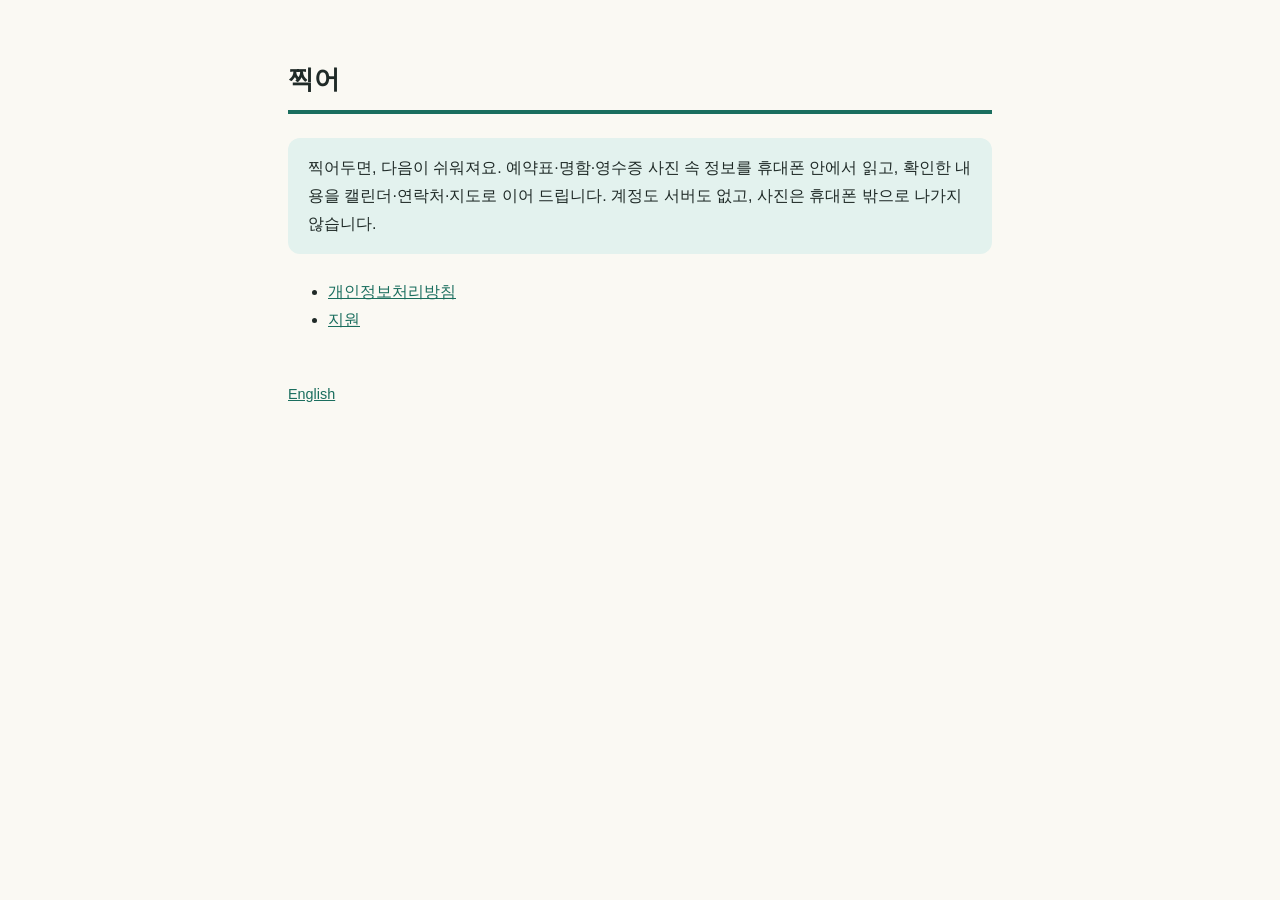
<file: index.html>
<!doctype html>
<html lang="ko">
<head>
<meta charset="utf-8">
<meta name="viewport" content="width=device-width, initial-scale=1">
<title>찍어</title>
<meta name="description" content="찍어두면, 다음이 쉬워져요. 사진 속 정보를 휴대폰 안에서 읽어 일정, 연락처, 지도로 이어 주는 앱.">
<link rel="stylesheet" href="style.css">
</head>
<body>
<h1>찍어</h1>
<p class="lead">
  찍어두면, 다음이 쉬워져요. 예약표·명함·영수증 사진 속 정보를 휴대폰 안에서 읽고,
  확인한 내용을 캘린더·연락처·지도로 이어 드립니다. 계정도 서버도 없고, 사진은
  휴대폰 밖으로 나가지 않습니다.
</p>
<ul>
  <li><a href="privacy.html">개인정보처리방침</a></li>
  <li><a href="support.html">지원</a></li>
</ul>
<footer><a href="index.en.html">English</a></footer>
</body>
</html>
</file>
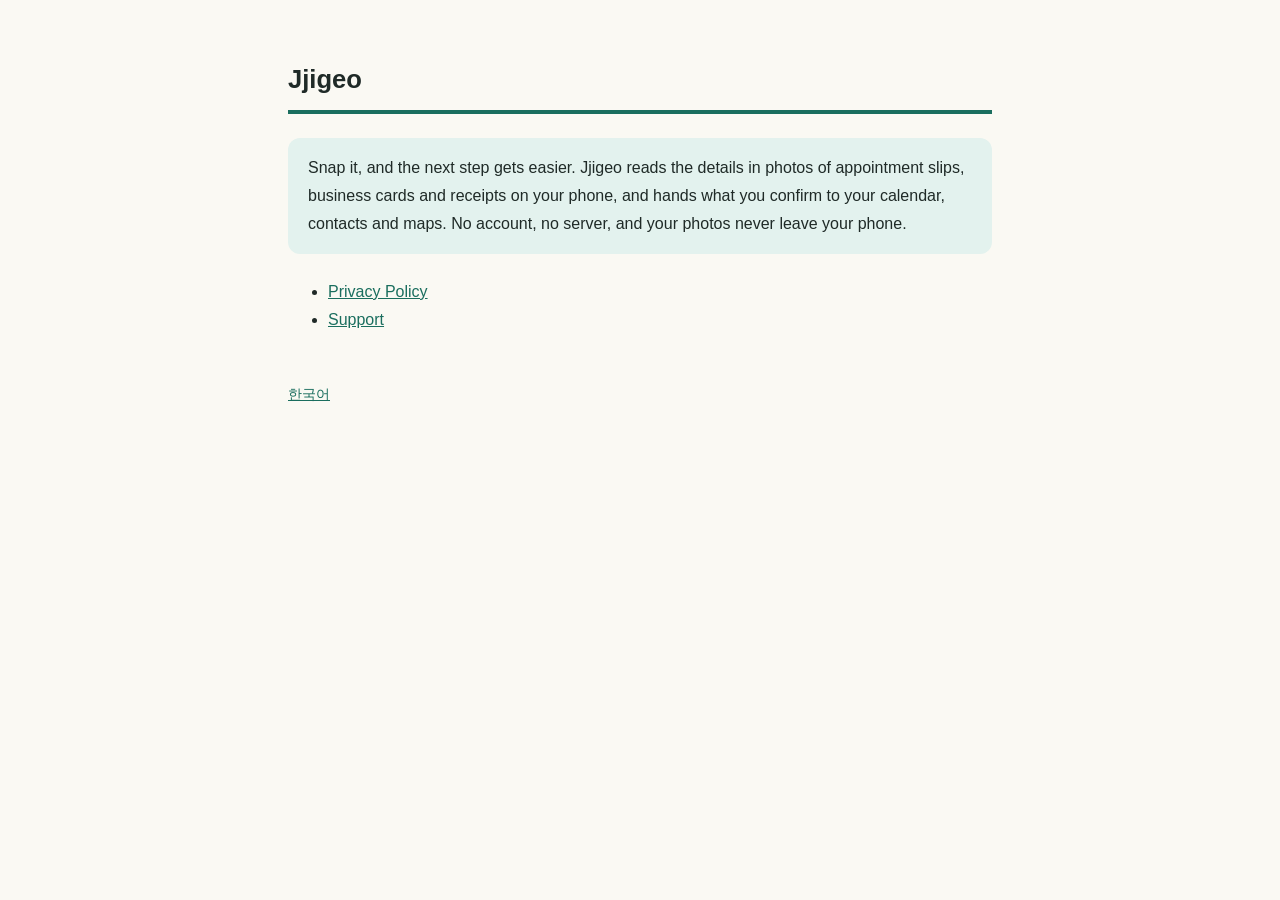
<file: index.en.html>
<!doctype html>
<html lang="en">
<head>
<meta charset="utf-8">
<meta name="viewport" content="width=device-width, initial-scale=1">
<title>Jjigeo</title>
<meta name="description" content="Snap it, and the next step gets easier. Jjigeo reads details from your photos on your phone and hands them to your calendar, contacts and maps.">
<link rel="stylesheet" href="style.css">
</head>
<body>
<h1>Jjigeo</h1>
<p class="lead">
  Snap it, and the next step gets easier. Jjigeo reads the details in photos of
  appointment slips, business cards and receipts on your phone, and hands what you
  confirm to your calendar, contacts and maps. No account, no server, and your photos
  never leave your phone.
</p>
<ul>
  <li><a href="privacy.en.html">Privacy Policy</a></li>
  <li><a href="support.en.html">Support</a></li>
</ul>
<footer><a href="index.html">한국어</a></footer>
</body>
</html>
</file>
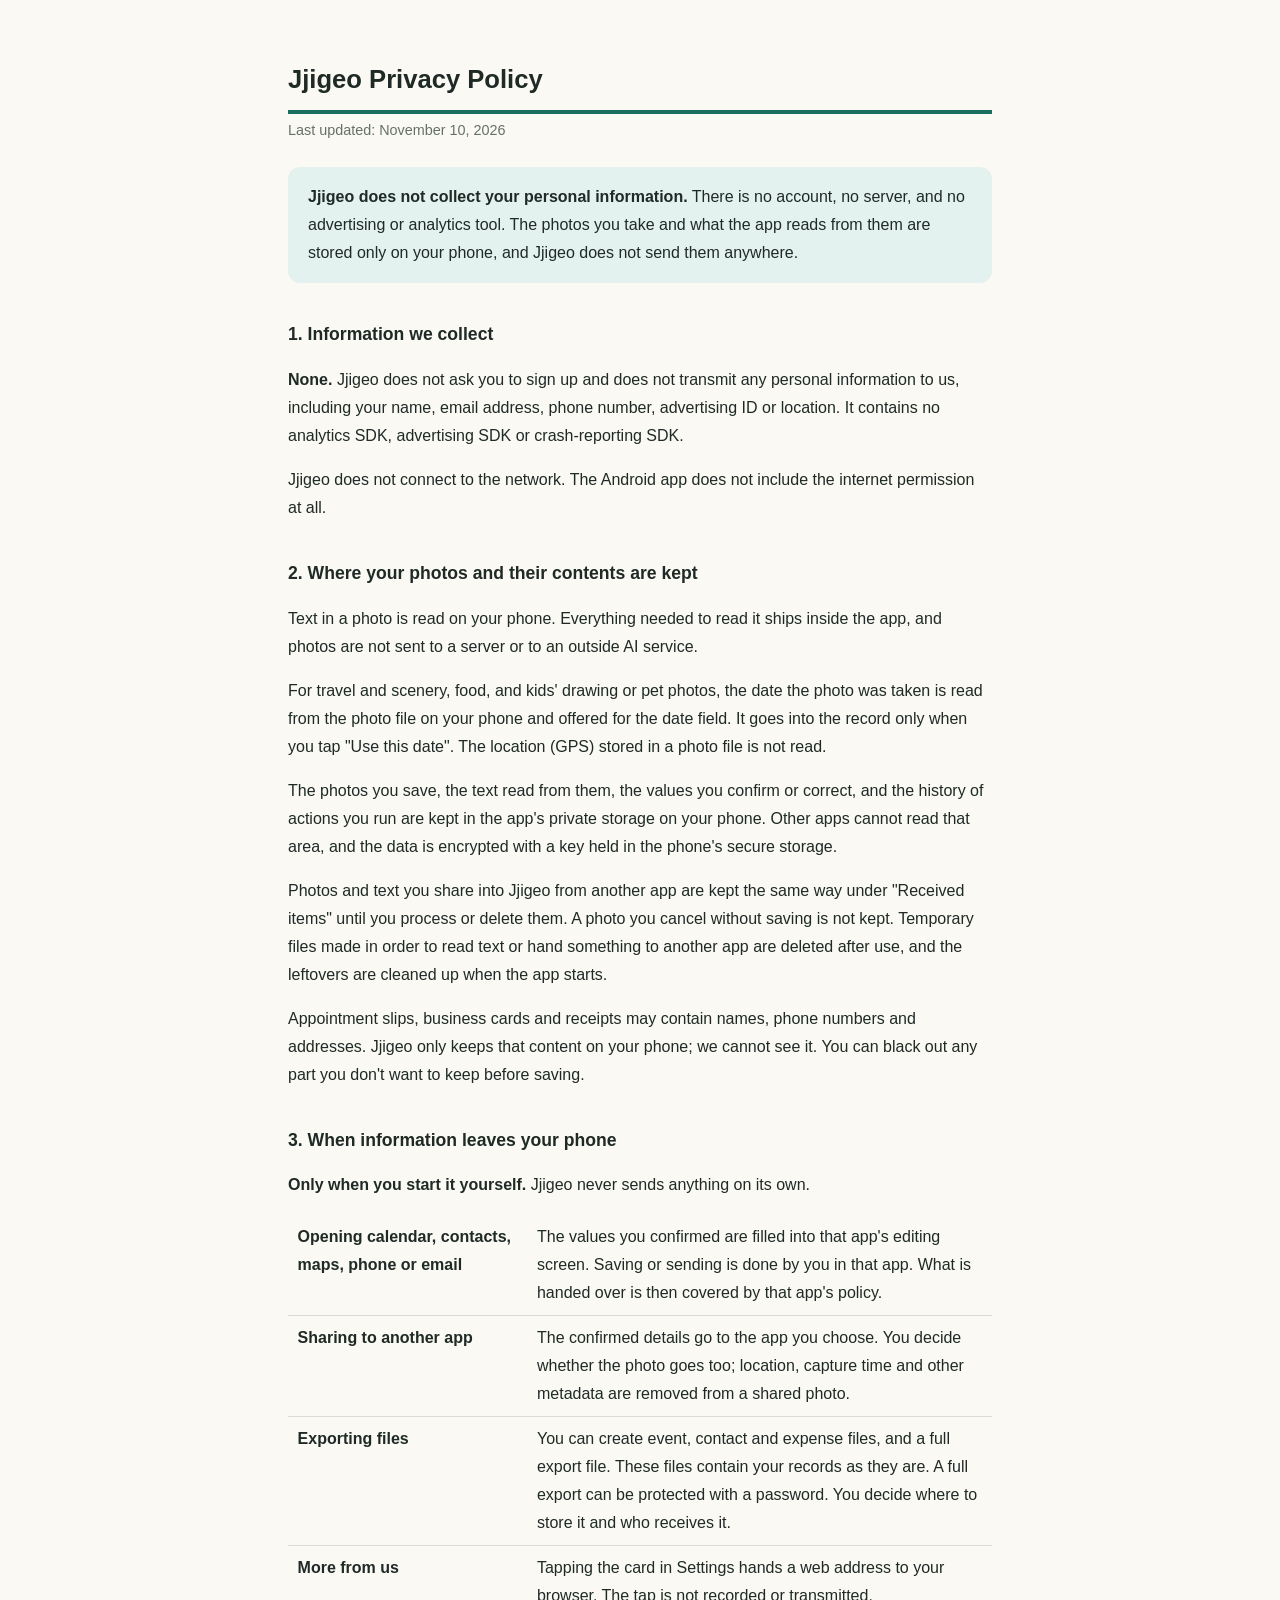
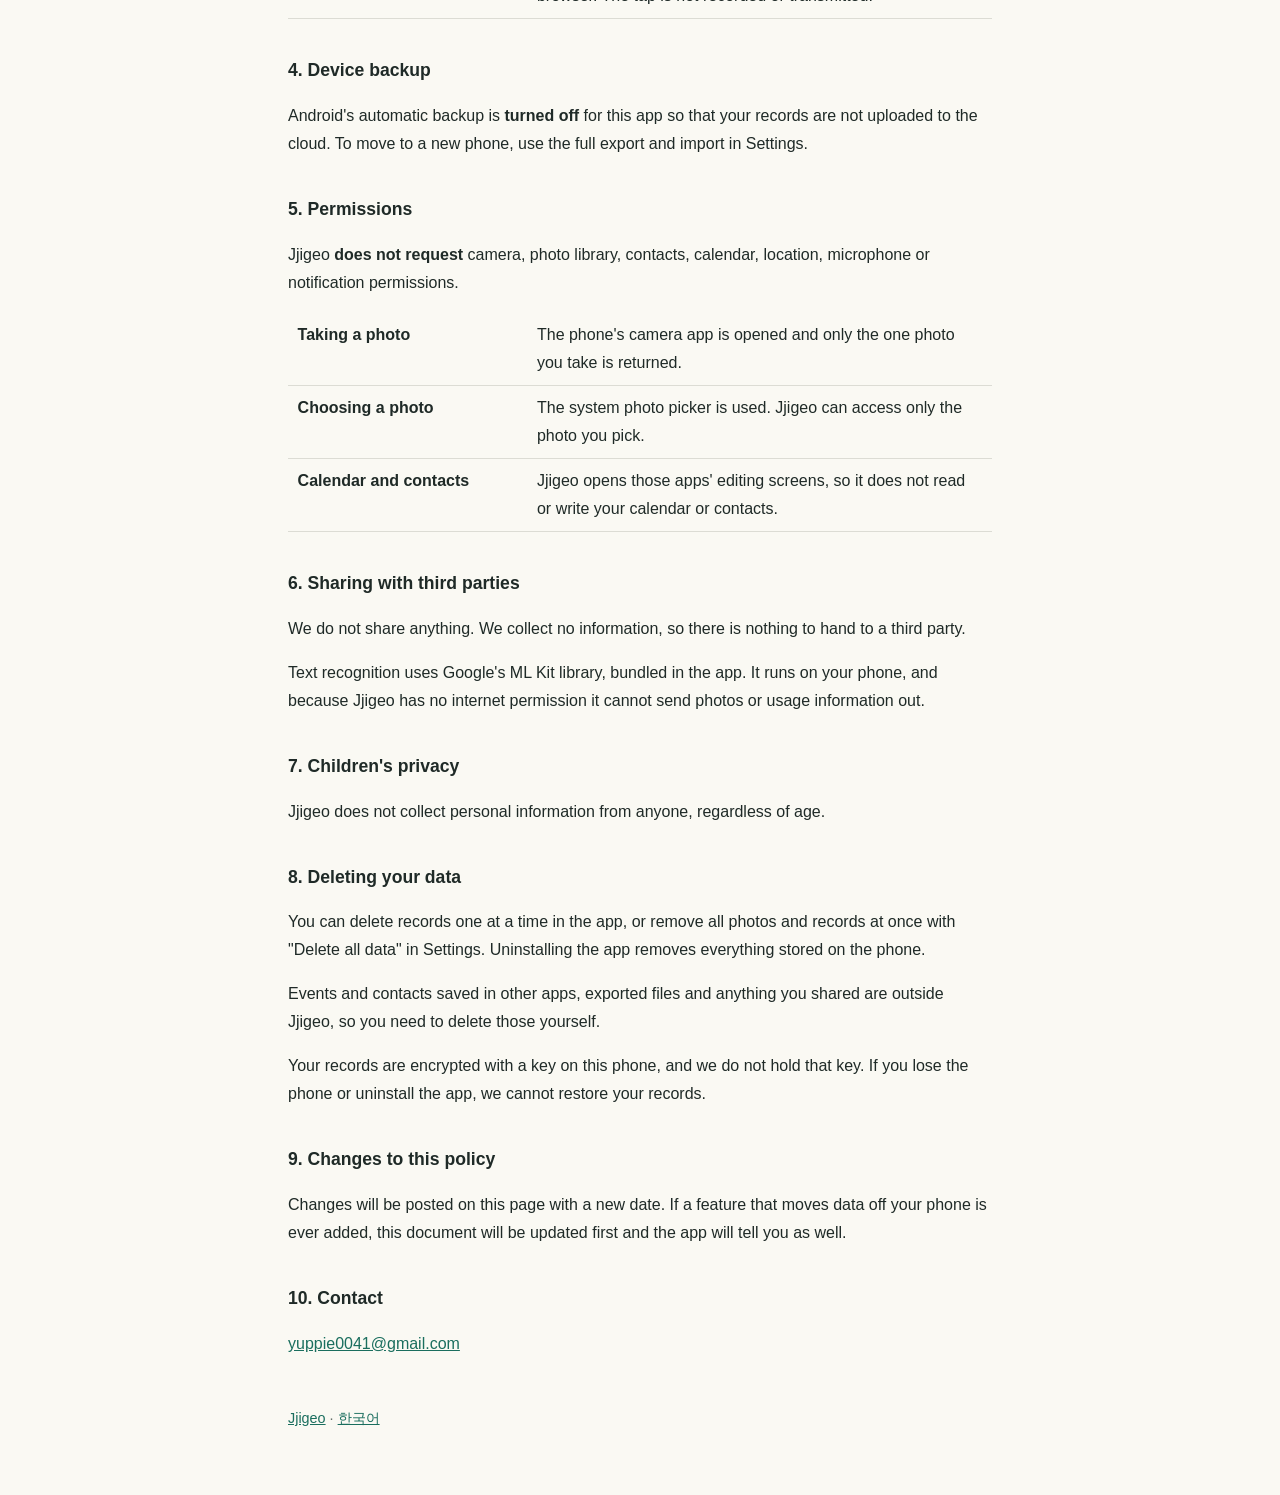
<file: privacy.en.html>
<!doctype html>
<html lang="en">
<head>
<meta charset="utf-8">
<meta name="viewport" content="width=device-width, initial-scale=1">
<title>Jjigeo Privacy Policy</title>
<link rel="stylesheet" href="style.css">
</head>
<body>
<!-- English version of privacy.html. Keep the two in step; the Korean page is the source. -->
<h1>Jjigeo Privacy Policy</h1>
<p class="updated">Last updated: November 10, 2026</p>

<p class="lead">
  <strong>Jjigeo does not collect your personal information.</strong>
  There is no account, no server, and no advertising or analytics tool. The photos
  you take and what the app reads from them are stored only on your phone, and
  Jjigeo does not send them anywhere.
</p>

<h2>1. Information we collect</h2>
<p>
  <strong>None.</strong> Jjigeo does not ask you to sign up and does not transmit any
  personal information to us, including your name, email address, phone number,
  advertising ID or location. It contains no analytics SDK, advertising SDK or
  crash-reporting SDK.
</p>
<p>
  Jjigeo does not connect to the network. The Android app does not include the
  internet permission at all.
</p>

<h2>2. Where your photos and their contents are kept</h2>
<p>
  Text in a photo is read on your phone. Everything needed to read it ships inside
  the app, and photos are not sent to a server or to an outside AI service.
</p>
<p>
  For travel and scenery, food, and kids' drawing or pet photos, the date the photo
  was taken is read from the photo file on your phone and offered for the date field.
  It goes into the record only when you tap "Use this date". The location (GPS)
  stored in a photo file is not read.
</p>
<p>
  The photos you save, the text read from them, the values you confirm or correct,
  and the history of actions you run are kept in the app's private storage on your
  phone. Other apps cannot read that area, and the data is encrypted with a key
  held in the phone's secure storage.
</p>
<p>
  Photos and text you share into Jjigeo from another app are kept the same way under
  "Received items" until you process or delete them.
  A photo you cancel without saving is not kept. Temporary files made in order to
  read text or hand something to another app are deleted after use, and the
  leftovers are cleaned up when the app starts.
</p>
<p>
  Appointment slips, business cards and receipts may contain names, phone numbers
  and addresses. Jjigeo only keeps that content on your phone; we cannot see it.
  You can black out any part you don't want to keep before saving.
</p>

<h2>3. When information leaves your phone</h2>
<p>
  <strong>Only when you start it yourself.</strong> Jjigeo never sends anything on its
  own.
</p>
<table>
  <tr><th>Opening calendar, contacts, maps, phone or email</th>
      <td>The values you confirmed are filled into that app's editing screen. Saving or sending is done by you in that app. What is handed over is then covered by that app's policy.</td></tr>
  <tr><th>Sharing to another app</th>
      <td>The confirmed details go to the app you choose. You decide whether the photo goes too; location, capture time and other metadata are removed from a shared photo.</td></tr>
  <tr><th>Exporting files</th>
      <td>You can create event, contact and expense files, and a full export file. These files contain your records as they are. A full export can be protected with a password. You decide where to store it and who receives it.</td></tr>
  <tr><th>More from us</th>
      <td>Tapping the card in Settings hands a web address to your browser. The tap is not recorded or transmitted.</td></tr>
</table>

<h2>4. Device backup</h2>
<p>
  Android's automatic backup is <strong>turned off</strong> for this app so that your
  records are not uploaded to the cloud. To move to a new phone, use the full
  export and import in Settings.
</p>

<h2>5. Permissions</h2>
<p>
  Jjigeo <strong>does not request</strong> camera, photo library, contacts, calendar,
  location, microphone or notification permissions.
</p>
<table>
  <tr><th>Taking a photo</th><td>The phone's camera app is opened and only the one photo you take is returned.</td></tr>
  <tr><th>Choosing a photo</th><td>The system photo picker is used. Jjigeo can access only the photo you pick.</td></tr>
  <tr><th>Calendar and contacts</th><td>Jjigeo opens those apps' editing screens, so it does not read or write your calendar or contacts.</td></tr>
</table>

<h2>6. Sharing with third parties</h2>
<p>
  We do not share anything. We collect no information, so there is nothing to hand
  to a third party.
</p>
<p>
  Text recognition uses Google's ML Kit library, bundled in the app. It runs on
  your phone, and because Jjigeo has no internet permission it cannot send photos
  or usage information out.
</p>

<h2>7. Children's privacy</h2>
<p>Jjigeo does not collect personal information from anyone, regardless of age.</p>

<h2>8. Deleting your data</h2>
<p>
  You can delete records one at a time in the app, or remove all photos and records
  at once with "Delete all data" in Settings. Uninstalling the app removes
  everything stored on the phone.
</p>
<p>
  Events and contacts saved in other apps, exported files and anything you shared
  are outside Jjigeo, so you need to delete those yourself.
</p>
<p>
  Your records are encrypted with a key on this phone, and we do not hold that key.
  If you lose the phone or uninstall the app, we cannot restore your records.
</p>

<h2>9. Changes to this policy</h2>
<p>
  Changes will be posted on this page with a new date. If a feature that moves data
  off your phone is ever added, this document will be updated first and the app
  will tell you as well.
</p>

<h2>10. Contact</h2>
<p><a href="mailto:yuppie0041@gmail.com">yuppie0041@gmail.com</a></p>

<footer>
  <a href="index.en.html">Jjigeo</a> · <a href="privacy.html">한국어</a>
</footer>
</body>
</html>
</file>
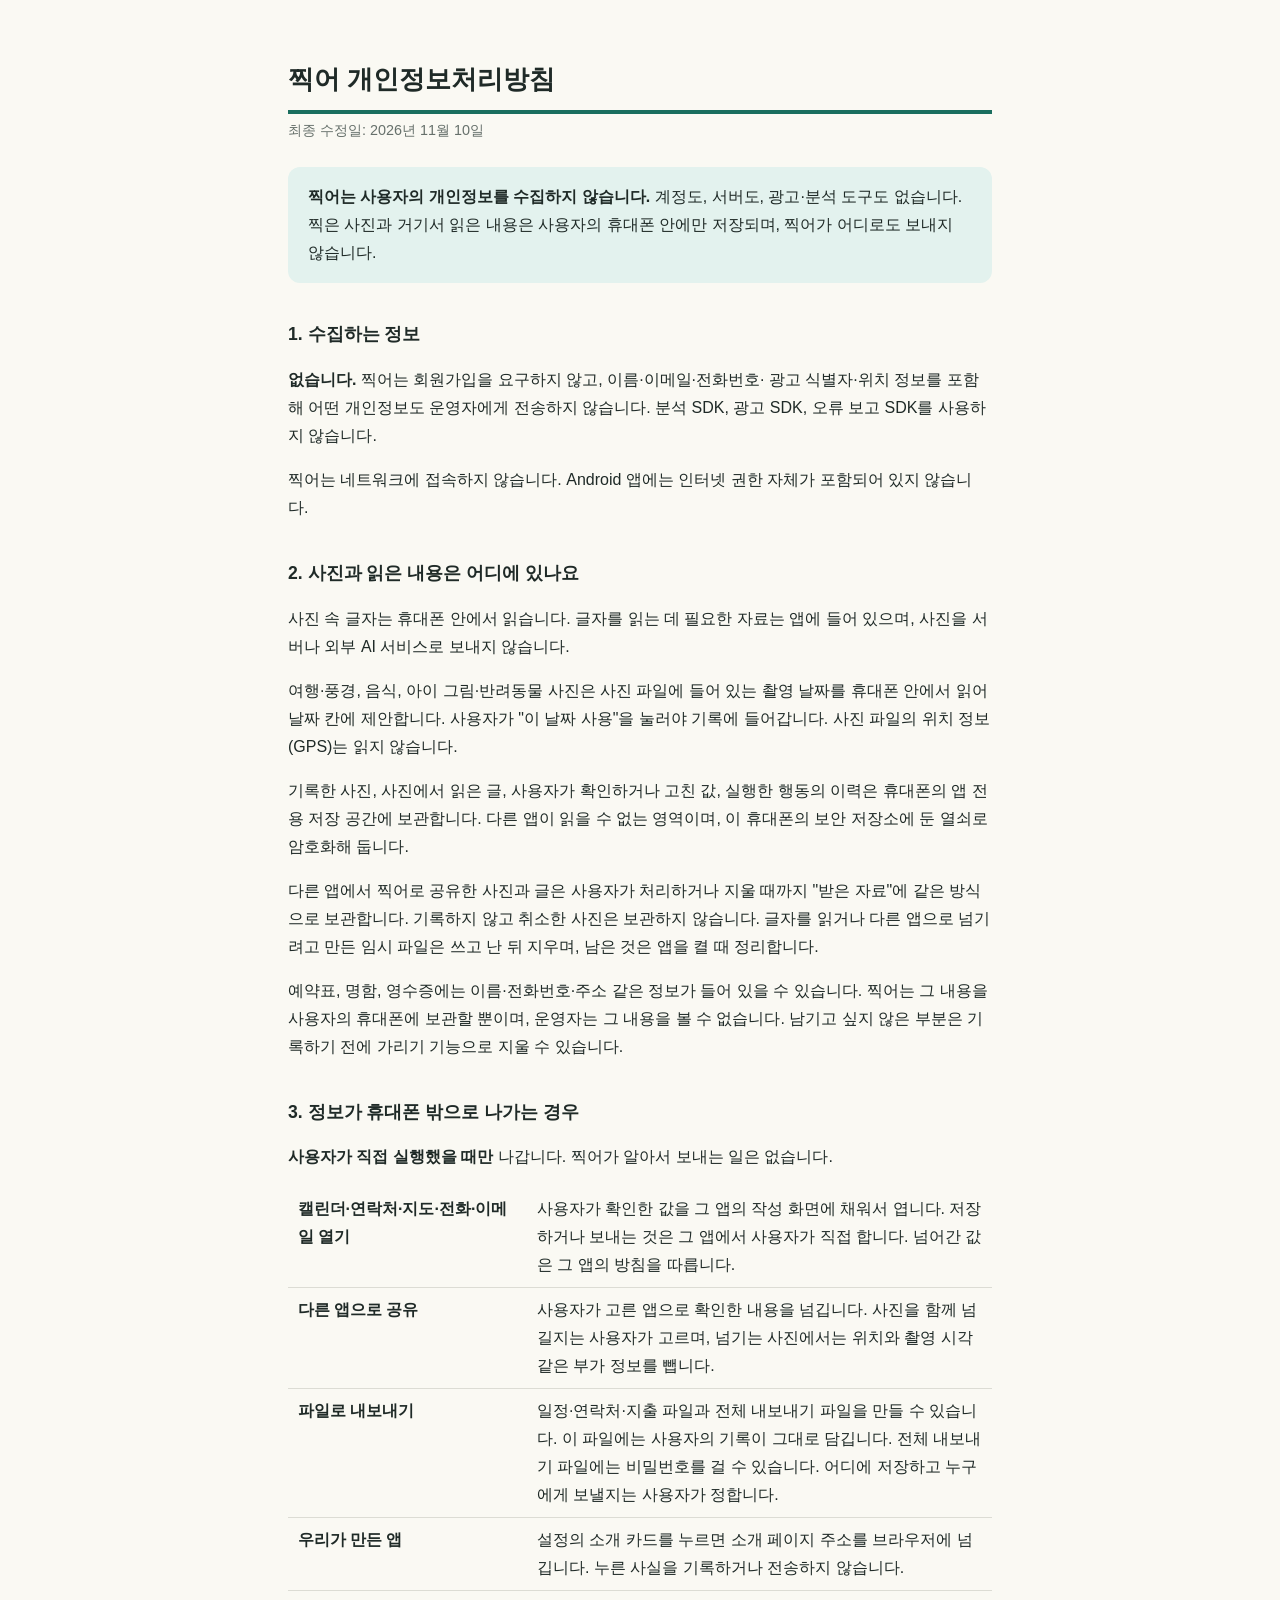
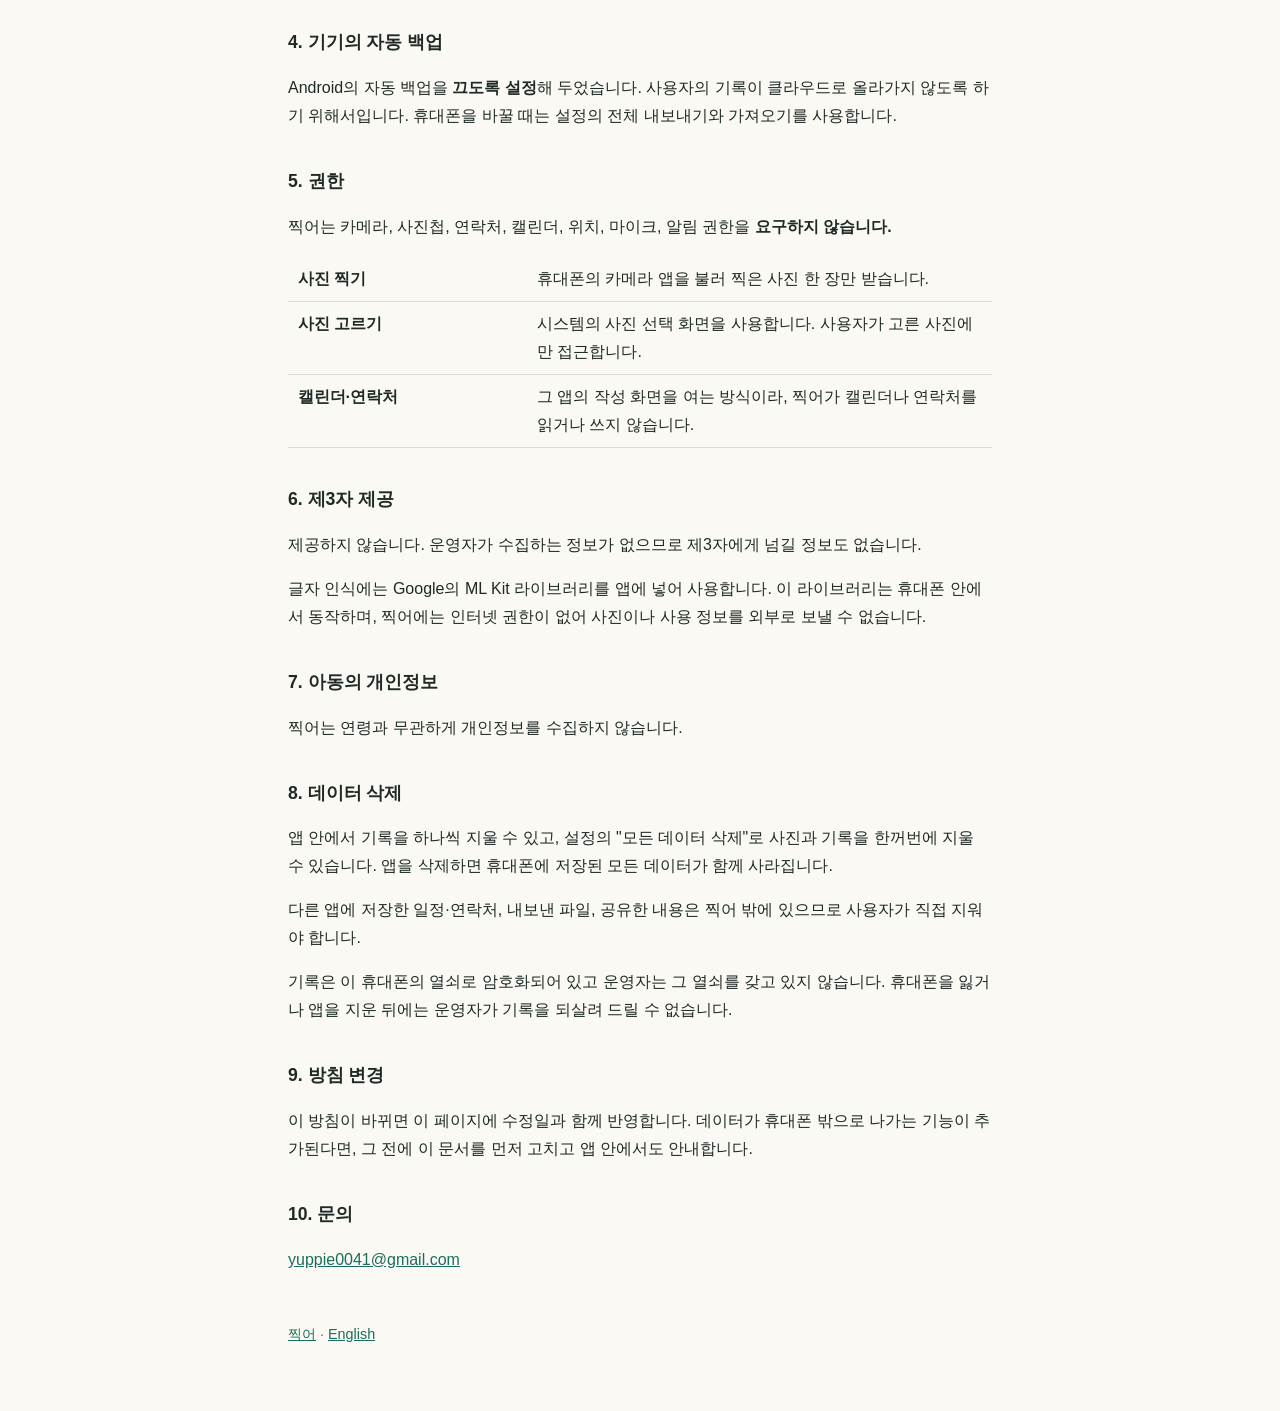
<file: privacy.html>
<!doctype html>
<html lang="ko">
<head>
<meta charset="utf-8">
<meta name="viewport" content="width=device-width, initial-scale=1">
<title>찍어 개인정보처리방침</title>
<link rel="stylesheet" href="style.css">
</head>
<body>
<!--
  스토어 등록에 필요한 개인정보처리방침.
  여기 적힌 내용은 앱이 실제로 하는 일과 같아야 한다. 근거는 저장소의
  docs/PRIVACY_DATA_FLOW.md 와 docs/TEST_REPORT.md 다. 앱이 바뀌면 이 문서를
  먼저 고친다. 앱이 하는 일보다 좋게 적지 않는다.
-->
<h1>찍어 개인정보처리방침</h1>
<p class="updated">최종 수정일: 2026년 11월 10일</p>

<p class="lead">
  <strong>찍어는 사용자의 개인정보를 수집하지 않습니다.</strong>
  계정도, 서버도, 광고·분석 도구도 없습니다. 찍은 사진과 거기서 읽은 내용은
  사용자의 휴대폰 안에만 저장되며, 찍어가 어디로도 보내지 않습니다.
</p>

<h2>1. 수집하는 정보</h2>
<p>
  <strong>없습니다.</strong> 찍어는 회원가입을 요구하지 않고, 이름·이메일·전화번호·
  광고 식별자·위치 정보를 포함해 어떤 개인정보도 운영자에게 전송하지 않습니다.
  분석 SDK, 광고 SDK, 오류 보고 SDK를 사용하지 않습니다.
</p>
<p>
  찍어는 네트워크에 접속하지 않습니다. Android 앱에는 인터넷 권한 자체가
  포함되어 있지 않습니다.
</p>

<h2>2. 사진과 읽은 내용은 어디에 있나요</h2>
<p>
  사진 속 글자는 휴대폰 안에서 읽습니다. 글자를 읽는 데 필요한 자료는 앱에
  들어 있으며, 사진을 서버나 외부 AI 서비스로 보내지 않습니다.
</p>
<p>
  여행·풍경, 음식, 아이 그림·반려동물 사진은 사진 파일에 들어 있는 촬영 날짜를
  휴대폰 안에서 읽어 날짜 칸에 제안합니다. 사용자가 "이 날짜 사용"을 눌러야
  기록에 들어갑니다. 사진 파일의 위치 정보(GPS)는 읽지 않습니다.
</p>
<p>
  기록한 사진, 사진에서 읽은 글, 사용자가 확인하거나 고친 값, 실행한 행동의
  이력은 휴대폰의 앱 전용 저장 공간에 보관합니다. 다른 앱이 읽을 수 없는
  영역이며, 이 휴대폰의 보안 저장소에 둔 열쇠로 암호화해 둡니다.
</p>
<p>
  다른 앱에서 찍어로 공유한 사진과 글은 사용자가 처리하거나 지울 때까지
  "받은 자료"에 같은 방식으로 보관합니다.
  기록하지 않고 취소한 사진은 보관하지 않습니다. 글자를 읽거나 다른 앱으로
  넘기려고 만든 임시 파일은 쓰고 난 뒤 지우며, 남은 것은 앱을 켤 때 정리합니다.
</p>
<p>
  예약표, 명함, 영수증에는 이름·전화번호·주소 같은 정보가 들어 있을 수 있습니다.
  찍어는 그 내용을 사용자의 휴대폰에 보관할 뿐이며, 운영자는 그 내용을 볼 수
  없습니다. 남기고 싶지 않은 부분은 기록하기 전에 가리기 기능으로 지울 수 있습니다.
</p>

<h2>3. 정보가 휴대폰 밖으로 나가는 경우</h2>
<p>
  <strong>사용자가 직접 실행했을 때만</strong> 나갑니다. 찍어가 알아서 보내는 일은
  없습니다.
</p>
<table>
  <tr><th>캘린더·연락처·지도·전화·이메일 열기</th>
      <td>사용자가 확인한 값을 그 앱의 작성 화면에 채워서 엽니다. 저장하거나 보내는 것은 그 앱에서 사용자가 직접 합니다. 넘어간 값은 그 앱의 방침을 따릅니다.</td></tr>
  <tr><th>다른 앱으로 공유</th>
      <td>사용자가 고른 앱으로 확인한 내용을 넘깁니다. 사진을 함께 넘길지는 사용자가 고르며, 넘기는 사진에서는 위치와 촬영 시각 같은 부가 정보를 뺍니다.</td></tr>
  <tr><th>파일로 내보내기</th>
      <td>일정·연락처·지출 파일과 전체 내보내기 파일을 만들 수 있습니다. 이 파일에는 사용자의 기록이 그대로 담깁니다. 전체 내보내기 파일에는 비밀번호를 걸 수 있습니다. 어디에 저장하고 누구에게 보낼지는 사용자가 정합니다.</td></tr>
  <tr><th>우리가 만든 앱</th>
      <td>설정의 소개 카드를 누르면 소개 페이지 주소를 브라우저에 넘깁니다. 누른 사실을 기록하거나 전송하지 않습니다.</td></tr>
</table>

<h2>4. 기기의 자동 백업</h2>
<p>
  Android의 자동 백업을 <strong>끄도록 설정</strong>해 두었습니다. 사용자의 기록이
  클라우드로 올라가지 않도록 하기 위해서입니다. 휴대폰을 바꿀 때는 설정의
  전체 내보내기와 가져오기를 사용합니다.
</p>

<h2>5. 권한</h2>
<p>
  찍어는 카메라, 사진첩, 연락처, 캘린더, 위치, 마이크, 알림 권한을
  <strong>요구하지 않습니다.</strong>
</p>
<table>
  <tr><th>사진 찍기</th><td>휴대폰의 카메라 앱을 불러 찍은 사진 한 장만 받습니다.</td></tr>
  <tr><th>사진 고르기</th><td>시스템의 사진 선택 화면을 사용합니다. 사용자가 고른 사진에만 접근합니다.</td></tr>
  <tr><th>캘린더·연락처</th><td>그 앱의 작성 화면을 여는 방식이라, 찍어가 캘린더나 연락처를 읽거나 쓰지 않습니다.</td></tr>
</table>

<h2>6. 제3자 제공</h2>
<p>
  제공하지 않습니다. 운영자가 수집하는 정보가 없으므로 제3자에게 넘길 정보도
  없습니다.
</p>
<p>
  글자 인식에는 Google의 ML Kit 라이브러리를 앱에 넣어 사용합니다. 이 라이브러리는
  휴대폰 안에서 동작하며, 찍어에는 인터넷 권한이 없어 사진이나 사용 정보를
  외부로 보낼 수 없습니다.
</p>

<h2>7. 아동의 개인정보</h2>
<p>찍어는 연령과 무관하게 개인정보를 수집하지 않습니다.</p>

<h2>8. 데이터 삭제</h2>
<p>
  앱 안에서 기록을 하나씩 지울 수 있고, 설정의 "모든 데이터 삭제"로 사진과
  기록을 한꺼번에 지울 수 있습니다. 앱을 삭제하면 휴대폰에 저장된 모든 데이터가
  함께 사라집니다.
</p>
<p>
  다른 앱에 저장한 일정·연락처, 내보낸 파일, 공유한 내용은 찍어 밖에 있으므로
  사용자가 직접 지워야 합니다.
</p>
<p>
  기록은 이 휴대폰의 열쇠로 암호화되어 있고 운영자는 그 열쇠를 갖고 있지 않습니다.
  휴대폰을 잃거나 앱을 지운 뒤에는 운영자가 기록을 되살려 드릴 수 없습니다.
</p>

<h2>9. 방침 변경</h2>
<p>
  이 방침이 바뀌면 이 페이지에 수정일과 함께 반영합니다. 데이터가 휴대폰 밖으로
  나가는 기능이 추가된다면, 그 전에 이 문서를 먼저 고치고 앱 안에서도 안내합니다.
</p>

<h2>10. 문의</h2>
<p><a href="mailto:yuppie0041@gmail.com">yuppie0041@gmail.com</a></p>

<footer>
  <a href="index.html">찍어</a> · <a href="privacy.en.html">English</a>
</footer>
</body>
</html>
</file>
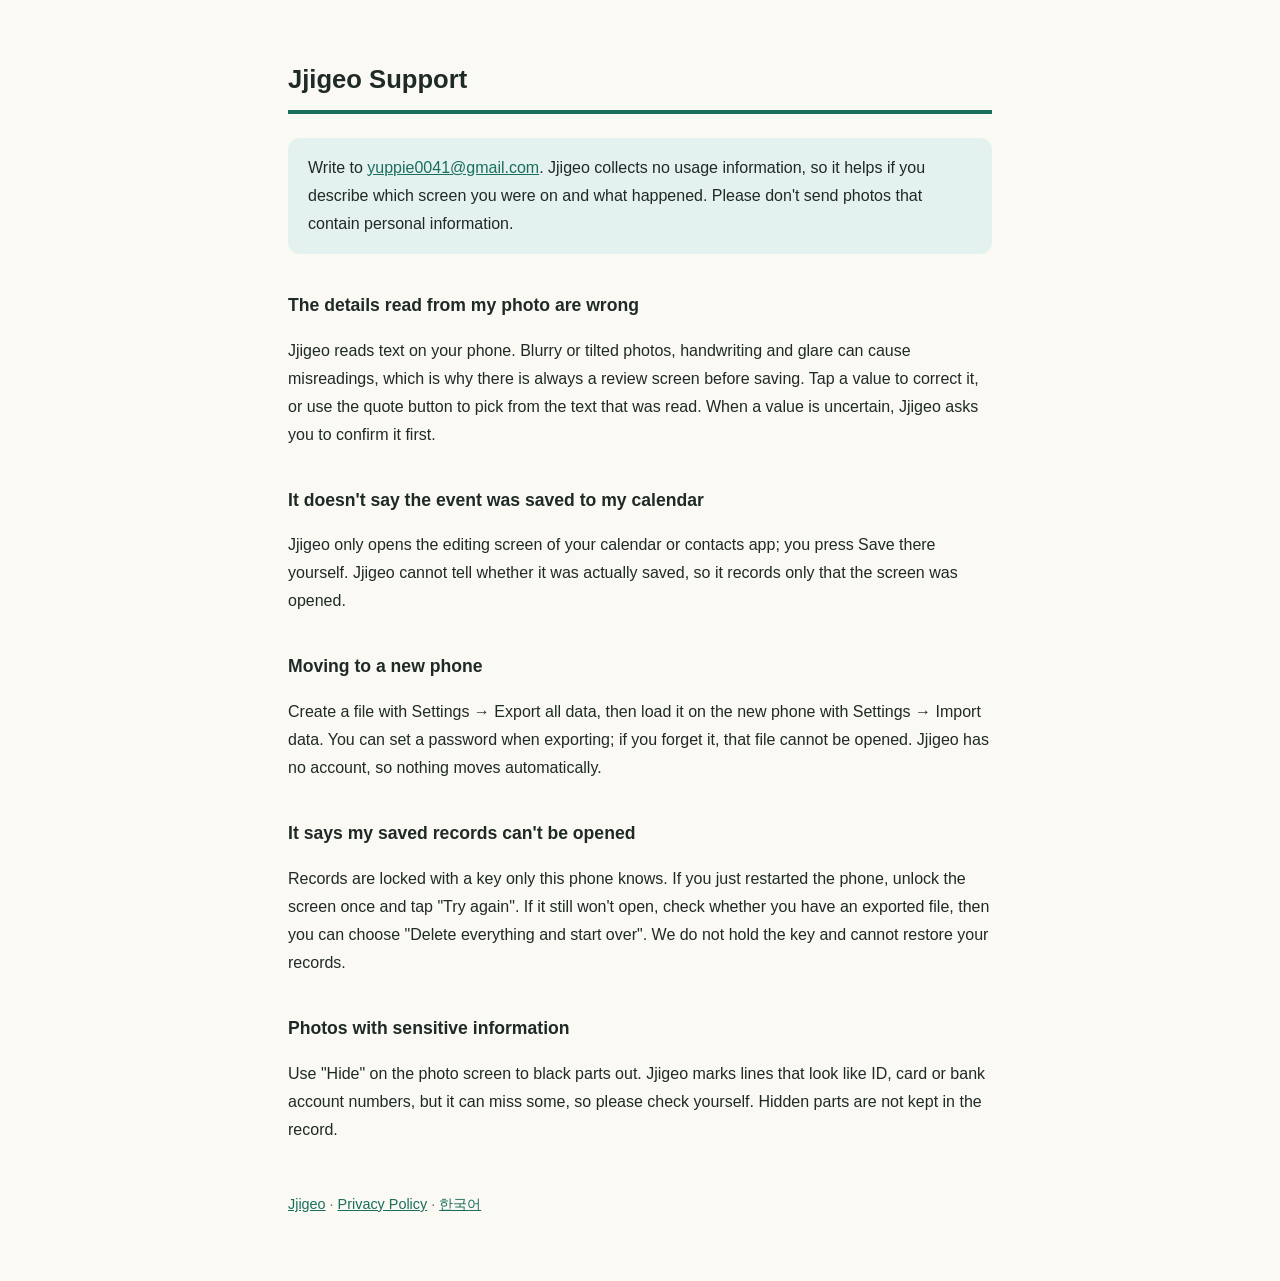
<file: support.en.html>
<!doctype html>
<html lang="en">
<head>
<meta charset="utf-8">
<meta name="viewport" content="width=device-width, initial-scale=1">
<title>Jjigeo Support</title>
<link rel="stylesheet" href="style.css">
</head>
<body>
<h1>Jjigeo Support</h1>
<p class="lead">
  Write to <a href="mailto:yuppie0041@gmail.com">yuppie0041@gmail.com</a>.
  Jjigeo collects no usage information, so it helps if you describe which screen you
  were on and what happened. Please don't send photos that contain personal
  information.
</p>

<h2>The details read from my photo are wrong</h2>
<p>
  Jjigeo reads text on your phone. Blurry or tilted photos, handwriting and glare can
  cause misreadings, which is why there is always a review screen before saving. Tap
  a value to correct it, or use the quote button to pick from the text that was read.
  When a value is uncertain, Jjigeo asks you to confirm it first.
</p>

<h2>It doesn't say the event was saved to my calendar</h2>
<p>
  Jjigeo only opens the editing screen of your calendar or contacts app; you press
  Save there yourself. Jjigeo cannot tell whether it was actually saved, so it records
  only that the screen was opened.
</p>

<h2>Moving to a new phone</h2>
<p>
  Create a file with Settings → Export all data, then load it on the new phone with
  Settings → Import data. You can set a password when exporting; if you forget it,
  that file cannot be opened. Jjigeo has no account, so nothing moves automatically.
</p>

<h2>It says my saved records can't be opened</h2>
<p>
  Records are locked with a key only this phone knows. If you just restarted the
  phone, unlock the screen once and tap "Try again". If it still won't open, check
  whether you have an exported file, then you can choose "Delete everything and start
  over". We do not hold the key and cannot restore your records.
</p>

<h2>Photos with sensitive information</h2>
<p>
  Use "Hide" on the photo screen to black parts out. Jjigeo marks lines that look
  like ID, card or bank account numbers, but it can miss some, so please check
  yourself. Hidden parts are not kept in the record.
</p>

<footer>
  <a href="index.en.html">Jjigeo</a> · <a href="privacy.en.html">Privacy Policy</a> ·
  <a href="support.html">한국어</a>
</footer>
</body>
</html>
</file>
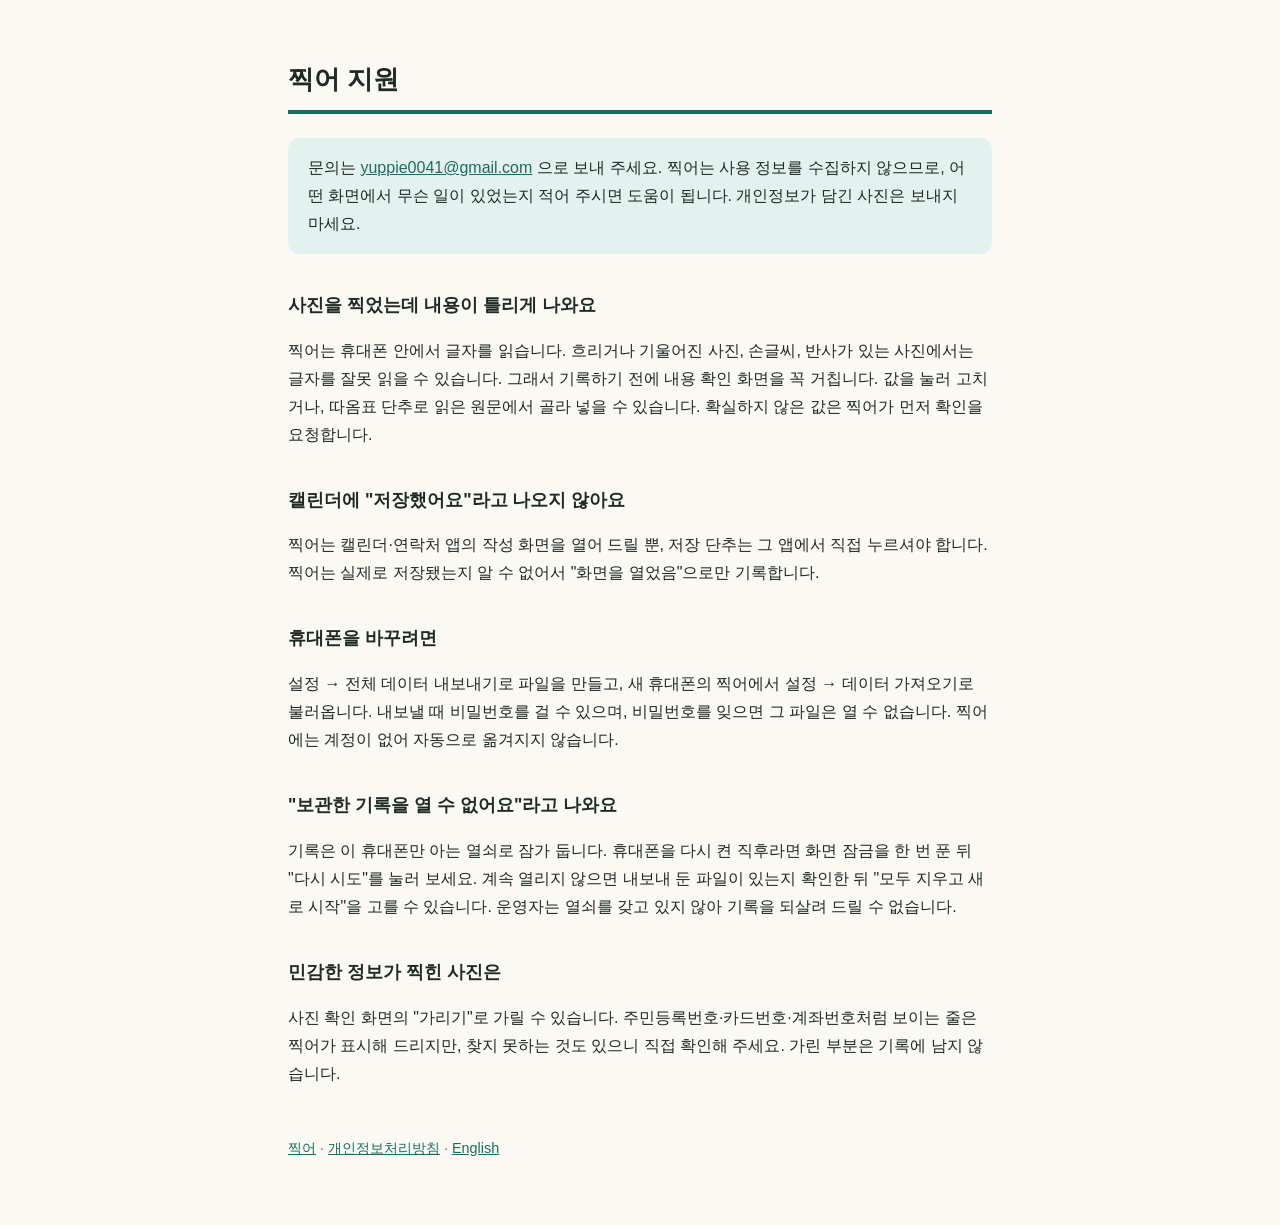
<file: support.html>
<!doctype html>
<html lang="ko">
<head>
<meta charset="utf-8">
<meta name="viewport" content="width=device-width, initial-scale=1">
<title>찍어 지원</title>
<link rel="stylesheet" href="style.css">
</head>
<body>
<h1>찍어 지원</h1>
<p class="lead">
  문의는 <a href="mailto:yuppie0041@gmail.com">yuppie0041@gmail.com</a> 으로 보내 주세요.
  찍어는 사용 정보를 수집하지 않으므로, 어떤 화면에서 무슨 일이 있었는지 적어 주시면
  도움이 됩니다. 개인정보가 담긴 사진은 보내지 마세요.
</p>

<h2>사진을 찍었는데 내용이 틀리게 나와요</h2>
<p>
  찍어는 휴대폰 안에서 글자를 읽습니다. 흐리거나 기울어진 사진, 손글씨, 반사가
  있는 사진에서는 글자를 잘못 읽을 수 있습니다. 그래서 기록하기 전에 내용 확인
  화면을 꼭 거칩니다. 값을 눌러 고치거나, 따옴표 단추로 읽은 원문에서 골라 넣을 수
  있습니다. 확실하지 않은 값은 찍어가 먼저 확인을 요청합니다.
</p>

<h2>캘린더에 "저장했어요"라고 나오지 않아요</h2>
<p>
  찍어는 캘린더·연락처 앱의 작성 화면을 열어 드릴 뿐, 저장 단추는 그 앱에서 직접
  누르셔야 합니다. 찍어는 실제로 저장됐는지 알 수 없어서 "화면을 열었음"으로만
  기록합니다.
</p>

<h2>휴대폰을 바꾸려면</h2>
<p>
  설정 → 전체 데이터 내보내기로 파일을 만들고, 새 휴대폰의 찍어에서 설정 →
  데이터 가져오기로 불러옵니다. 내보낼 때 비밀번호를 걸 수 있으며, 비밀번호를
  잊으면 그 파일은 열 수 없습니다. 찍어에는 계정이 없어 자동으로 옮겨지지 않습니다.
</p>

<h2>"보관한 기록을 열 수 없어요"라고 나와요</h2>
<p>
  기록은 이 휴대폰만 아는 열쇠로 잠가 둡니다. 휴대폰을 다시 켠 직후라면 화면
  잠금을 한 번 푼 뒤 "다시 시도"를 눌러 보세요. 계속 열리지 않으면 내보내 둔 파일이
  있는지 확인한 뒤 "모두 지우고 새로 시작"을 고를 수 있습니다. 운영자는 열쇠를 갖고
  있지 않아 기록을 되살려 드릴 수 없습니다.
</p>

<h2>민감한 정보가 찍힌 사진은</h2>
<p>
  사진 확인 화면의 "가리기"로 가릴 수 있습니다. 주민등록번호·카드번호·계좌번호처럼
  보이는 줄은 찍어가 표시해 드리지만, 찾지 못하는 것도 있으니 직접 확인해 주세요.
  가린 부분은 기록에 남지 않습니다.
</p>

<footer>
  <a href="index.html">찍어</a> · <a href="privacy.html">개인정보처리방침</a> ·
  <a href="support.en.html">English</a>
</footer>
</body>
</html>
</file>
<file: style.css>
/* 찍어 정적 페이지 공통 스타일.
 * 스토어 등록에 필요한 페이지(개인정보처리방침, 지원)만 있다.
 * 빌드 도구 없이 파일을 그대로 올린다. */

:root { color-scheme: light dark; }

body {
  max-width: 44rem;
  margin: 0 auto;
  padding: 2.5rem 1.25rem 4rem;
  font: 16px/1.75 -apple-system, BlinkMacSystemFont, "Segoe UI",
        "Apple SD Gothic Neo", "Malgun Gothic", sans-serif;
  color: #1f2a27;
  background: #faf9f3;
}

/* 앱의 머리말처럼 제목 아래에 청록 띠를 둔다(2026-11-10 디자인). */
h1 {
  font-size: 1.6rem;
  margin-bottom: .25rem;
  padding-bottom: .5rem;
  border-bottom: 4px solid #1a6e5e;
}
h2 { font-size: 1.1rem; margin-top: 2.25rem; }

.updated { color: #66706b; font-size: .9rem; margin-top: 0; }

/* 페이지에서 가장 중요한 한 문단. 여기만 읽어도 요지를 알 수 있게 한다. */
.lead {
  background: #e3f2ee;
  border-radius: 12px;
  padding: 1rem 1.25rem;
  margin: 1.5rem 0;
}

table { border-collapse: collapse; width: 100%; margin: 1rem 0; }
th, td { text-align: left; padding: .5rem .6rem; border-bottom: 1px solid #dcdcd4; vertical-align: top; }
th { width: 34%; font-weight: 600; }

footer { margin-top: 3rem; color: #66706b; font-size: .9rem; }

a { color: #1a6e5e; }

@media (prefers-color-scheme: dark) {
  body { color: #e6e7e3; background: #121614; }
  h1 { border-bottom-color: #8fd3c1; }
  .lead { background: #1b2b27; }
  th, td { border-bottom-color: #2c2e2b; }
  .updated, footer { color: #a9ada8; }
  a { color: #8fd3c1; }
}
</file>
